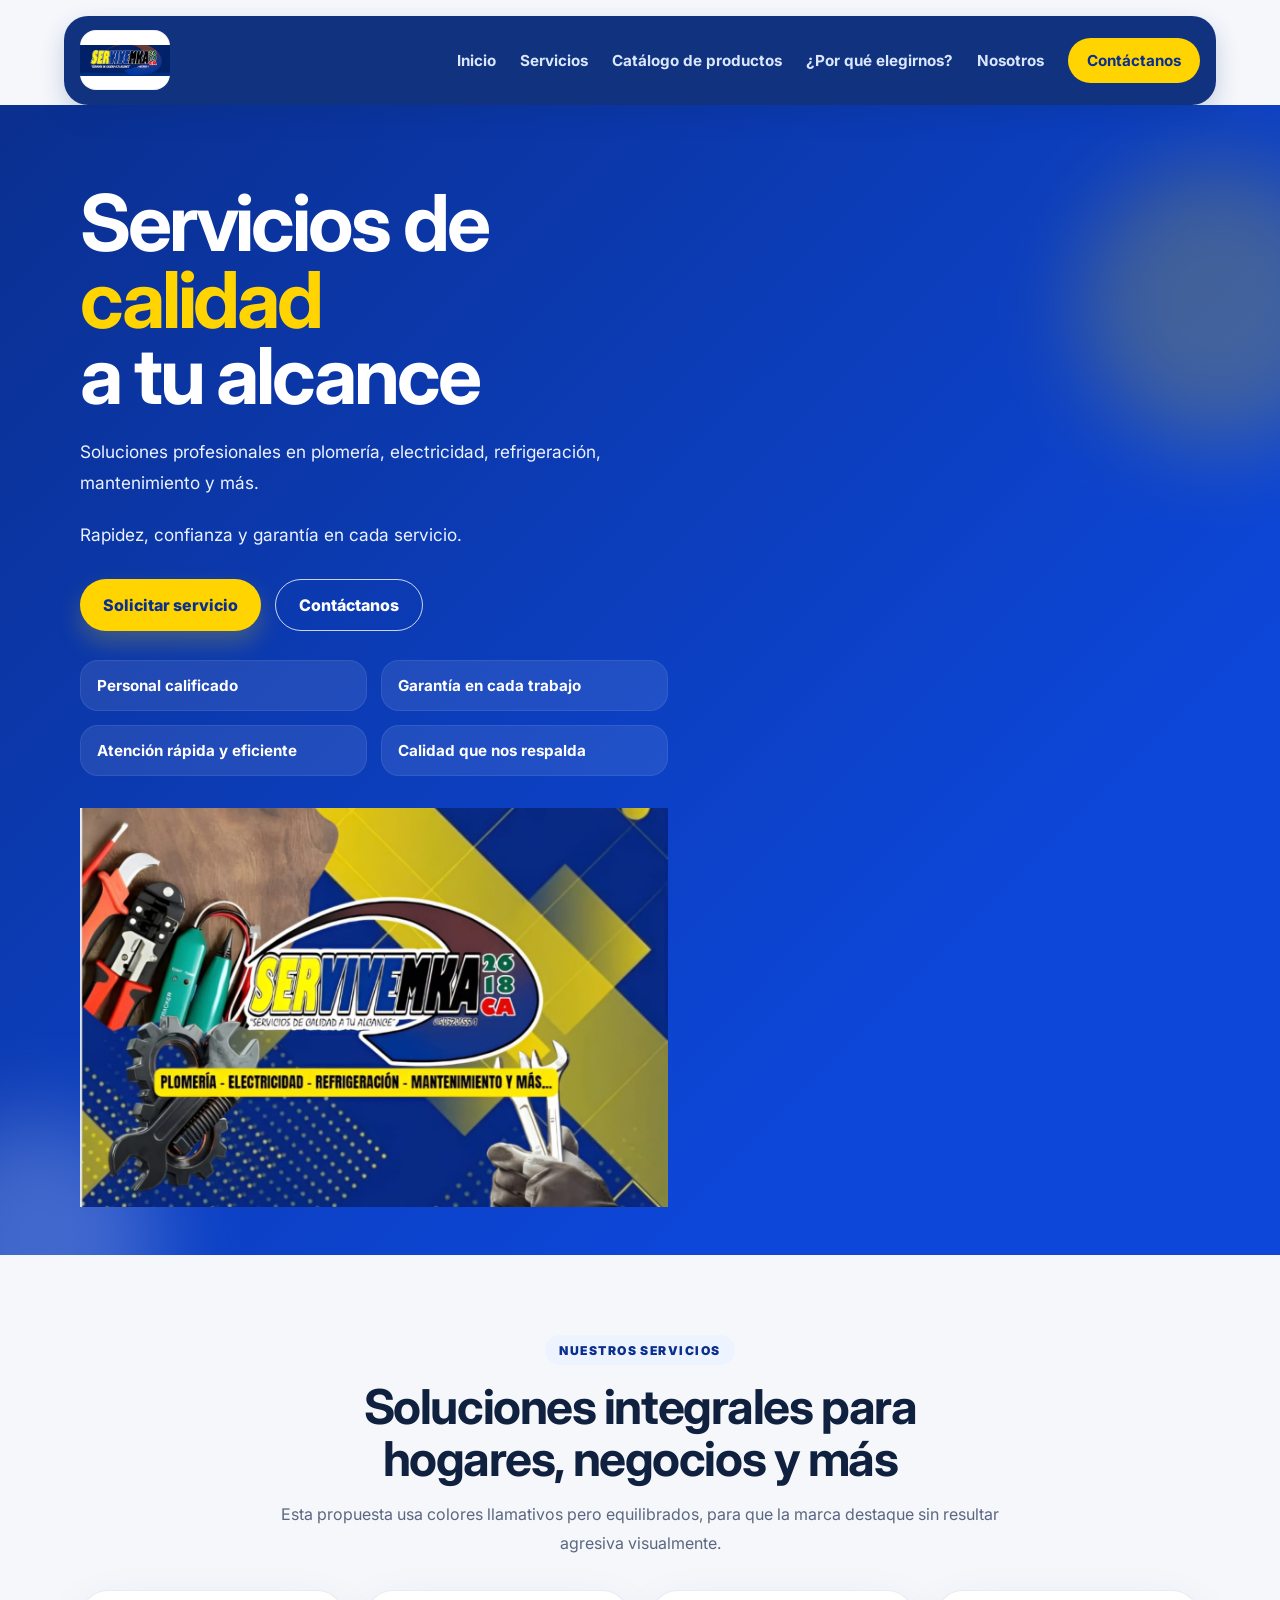
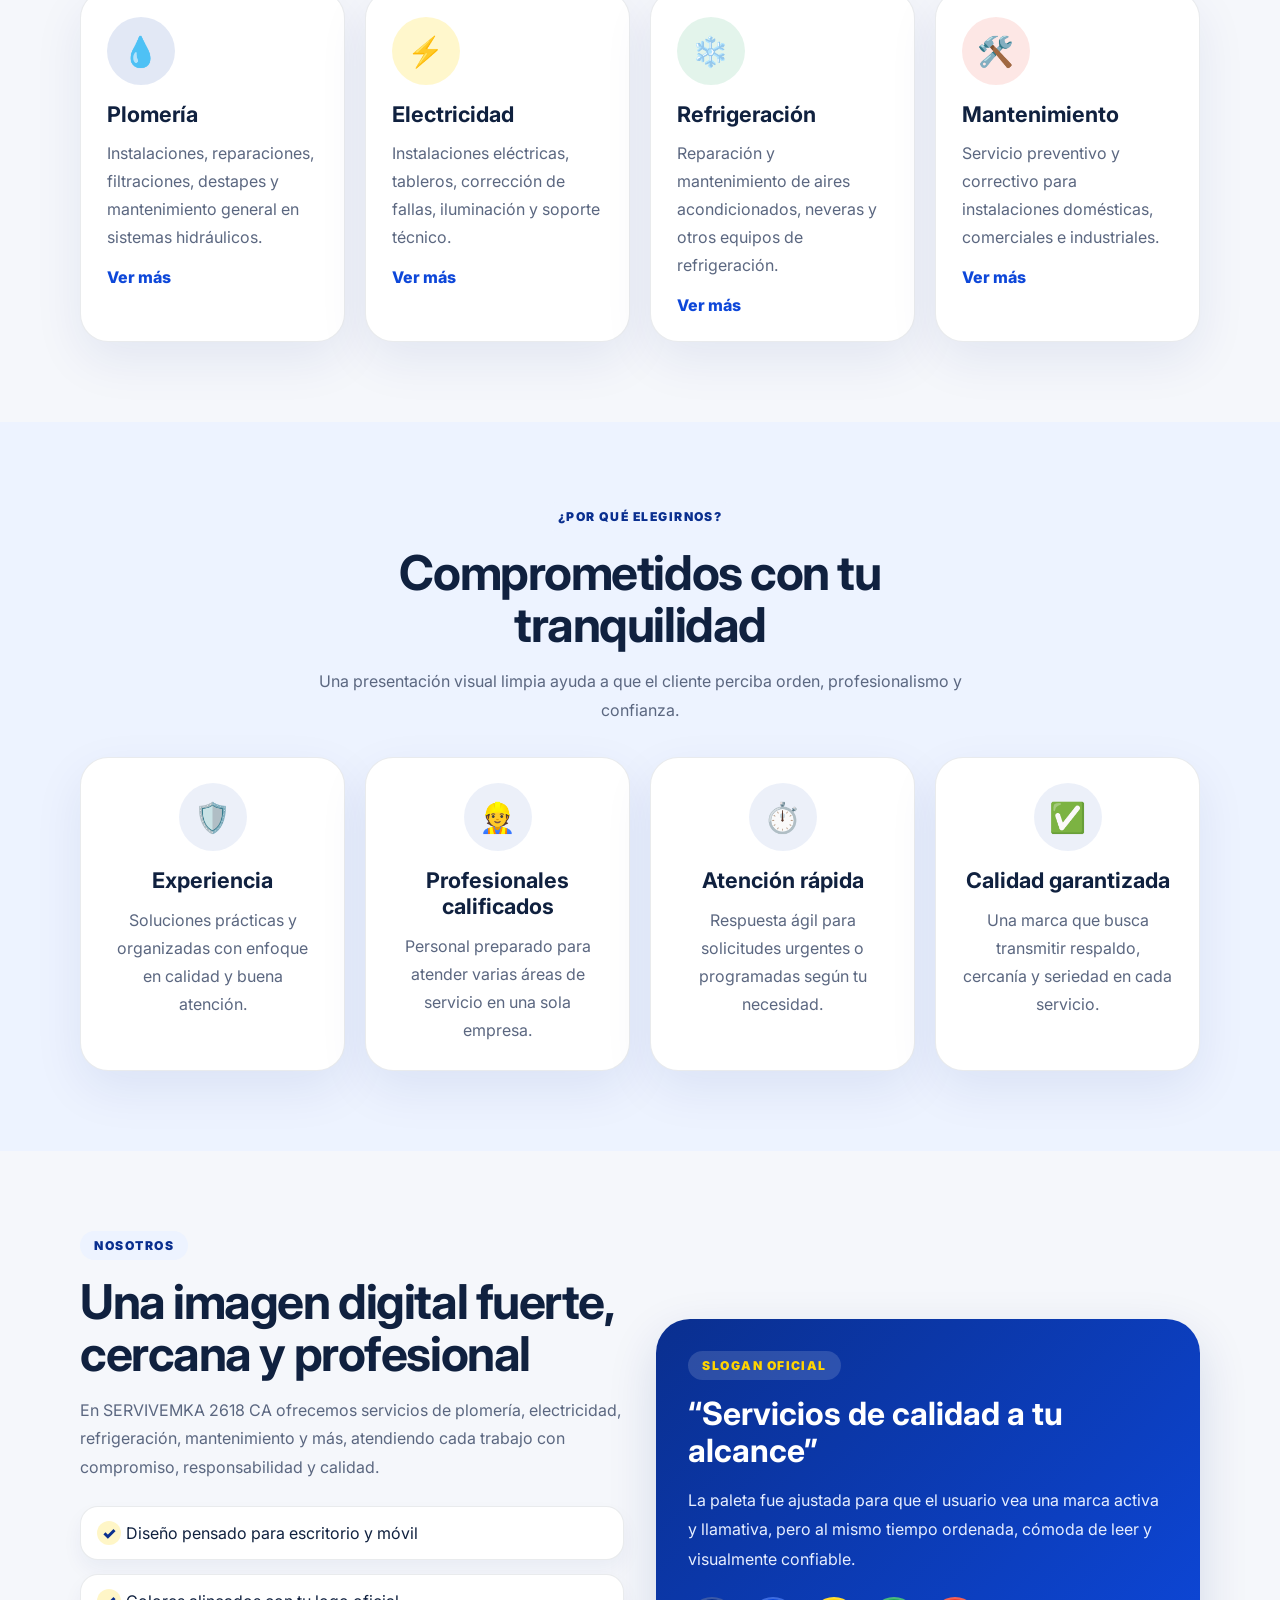
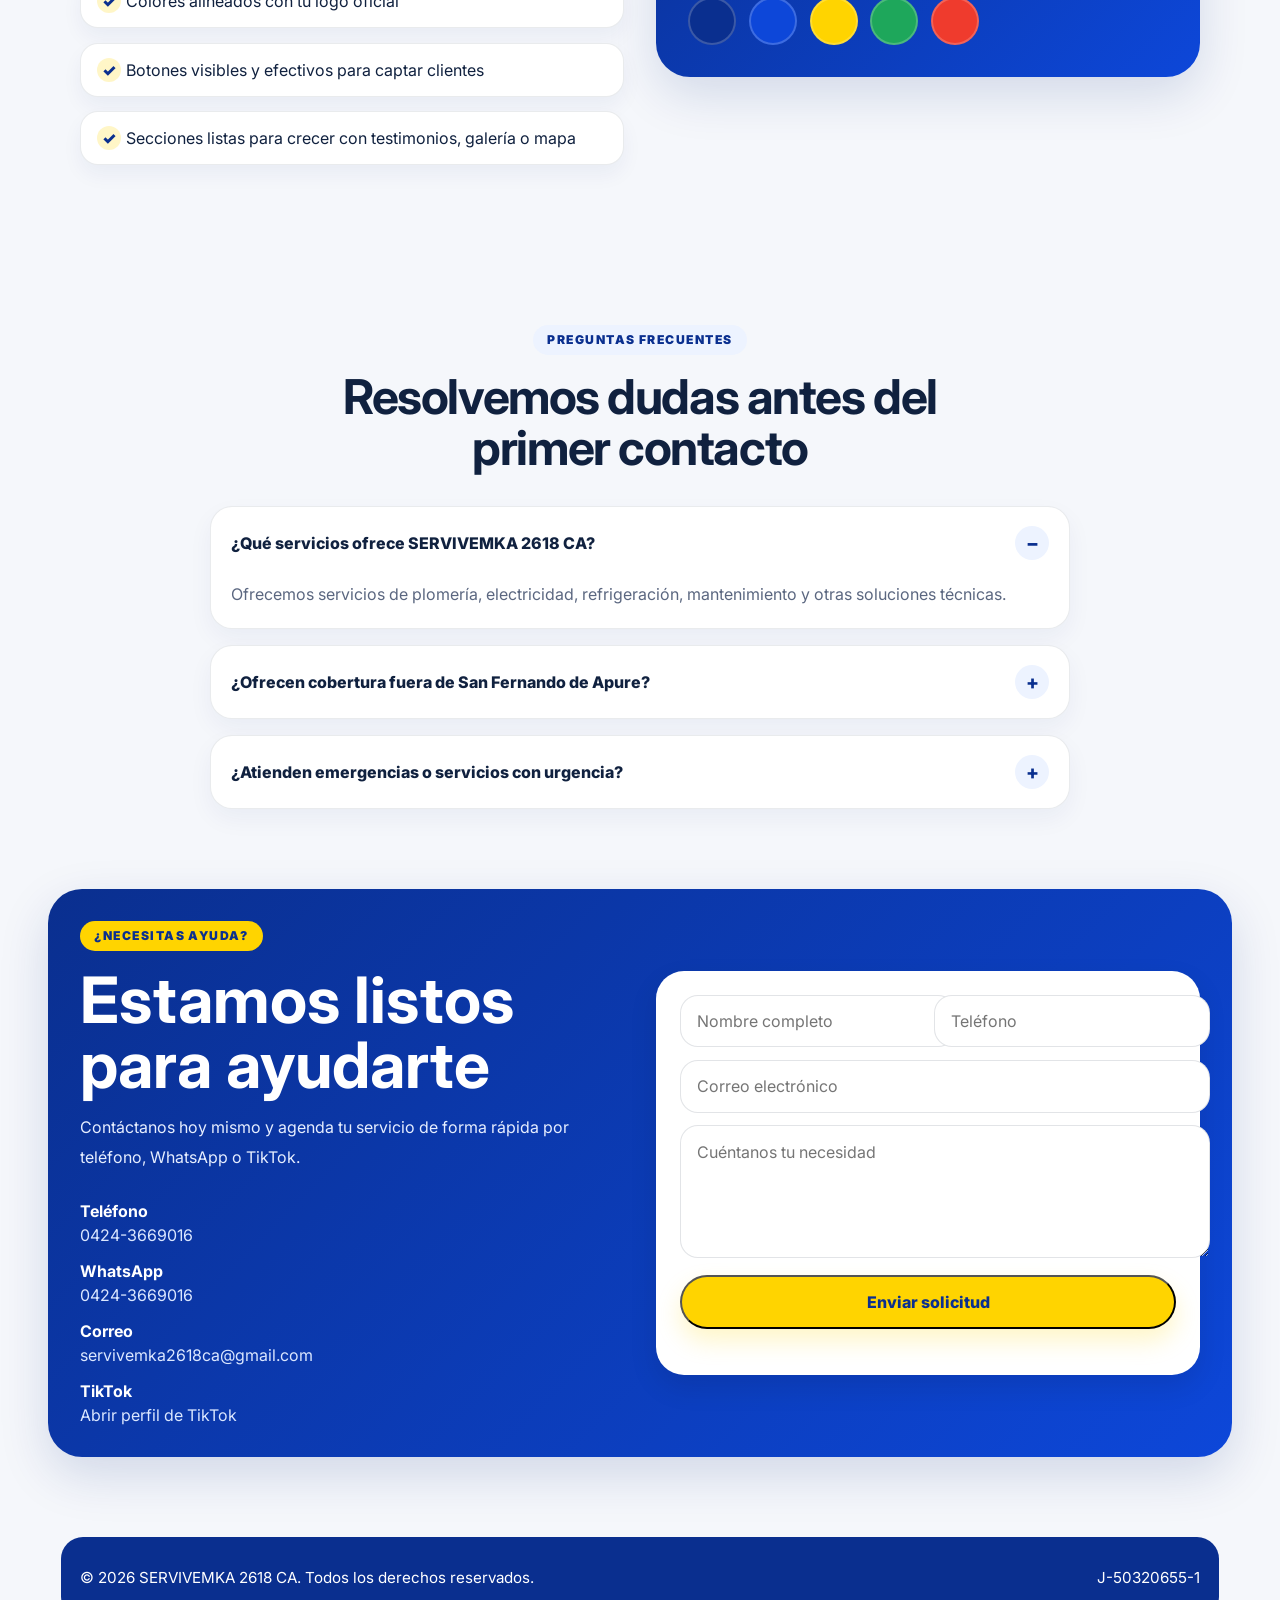
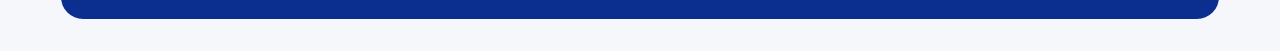
<file: index.html>
<!doctype html>
<html lang="es">
  <head>
    <meta charset="UTF-8" />
    <meta name="viewport" content="width=device-width, initial-scale=1.0" />
    <meta
      name="description"
      content="SERVIVEMKA 2618 CA - Servicios de calidad a tu alcance. Plomería, electricidad, refrigeración, mantenimiento y más."
    />
    <title>SERVIVEMKA 2618 CA</title>
    <link rel="preconnect" href="https://fonts.googleapis.com" />
    <link rel="preconnect" href="https://fonts.gstatic.com" crossorigin />
    <link
      href="https://fonts.googleapis.com/css2?family=Inter:wght@400;500;600;700;800;900&display=swap"
      rel="stylesheet"
    />
    <link rel="stylesheet" href="styles.css" />
  </head>
  <body>
    <header class="site-header">
      <div class="container nav-wrap">
      <a href="#inicio" class="brand" aria-label="Ir al inicio">
  <div class="brand-logo-box brand-logo-wide">
    <img src="public/logo-servivemka.jpg" alt="Logo de SERVIVEMKA 2618 CA" class="brand-logo" />
  </div>
</a>

        <button class="menu-toggle" id="menuToggle" aria-label="Abrir menú" aria-expanded="false">
          <span></span>
          <span></span>
          <span></span>
        </button>

        <nav class="nav" id="navMenu">
  <a href="#inicio">Inicio</a>
  <a href="#servicios">Servicios</a>
  <a href="catalogo.html" target="_blank">Catálogo de productos</a>
  <a href="#beneficios">¿Por qué elegirnos?</a>
  <a href="#nosotros">Nosotros</a>
  <a href="#contacto" class="nav-button">Contáctanos</a>
</nav>
      </div>
    </header>

    <main>
    <section class="hero" id="inicio">
  <div class="hero-shape hero-shape-1"></div>
  <div class="hero-shape hero-shape-2"></div>

  <div class="container hero-grid">
    <div class="hero-copy">
      <h1>
        Servicios de <span>calidad</span><br />
        a tu alcance
      </h1>

      <div class="hero-line"></div>

      <p>
        Soluciones profesionales en plomería, electricidad,
        refrigeración, mantenimiento y más.
      </p>
      <p>
        Rapidez, confianza y garantía en cada servicio.
      </p>

      <div class="hero-actions">
        <a class="btn btn-primary" href="#contacto">Solicitar servicio</a>
        <a
          class="btn btn-outline"
          href="https://wa.me/584243669016?text=Hola%2C%20quiero%20informaci%C3%B3n%20sobre%20los%20servicios%20de%20SERVIVEMKA%202618%20CA"
          target="_blank"
          rel="noreferrer"
        >
          Contáctanos
        </a>
      </div>

      <div class="hero-badges">
        <div class="badge-item">Personal calificado</div>
        <div class="badge-item">Garantía en cada trabajo</div>
        <div class="badge-item">Atención rápida y eficiente</div>
        <div class="badge-item">Calidad que nos respalda</div>
      </div>
    </div>


      <div class="hero-rect hero-rect-1"></div>

      <div class="hero-service-badge">
        <img src="public/sello-servicios.jpeg" alt="Servicios principales" />
      </div>
      </div>
    </div>
  </div>
</section>

      <section class="section light" id="servicios">
        <div class="container">
          <div class="section-head center">
            <span class="tag">Nuestros servicios</span>
            <h2>Soluciones integrales para hogares, negocios y más</h2>
            <p>
              Esta propuesta usa colores llamativos pero equilibrados, para que la marca destaque sin
              resultar agresiva visualmente.
            </p>
          </div>

          <div class="service-grid">
            <article class="service-card">
              <div class="icon-circle blue">💧</div>
              <h3>Plomería</h3>
              <p>
                Instalaciones, reparaciones, filtraciones, destapes y mantenimiento general en sistemas
                hidráulicos.
              </p>
              <a href="#contacto">Ver más</a>
            </article>

            <article class="service-card">
              <div class="icon-circle yellow">⚡</div>
              <h3>Electricidad</h3>
              <p>
                Instalaciones eléctricas, tableros, corrección de fallas, iluminación y soporte técnico.
              </p>
              <a href="#contacto">Ver más</a>
            </article>

            <article class="service-card">
              <div class="icon-circle green">❄️</div>
              <h3>Refrigeración</h3>
              <p>
                Reparación y mantenimiento de aires acondicionados, neveras y otros equipos de refrigeración.
              </p>
              <a href="#contacto">Ver más</a>
            </article>

            <article class="service-card">
              <div class="icon-circle red">🛠️</div>
              <h3>Mantenimiento</h3>
              <p>
                Servicio preventivo y correctivo para instalaciones domésticas, comerciales e industriales.
              </p>
              <a href="#contacto">Ver más</a>
            </article>
          </div>
        </div>
      </section>

      <section class="section pale" id="beneficios">
        <div class="container">
          <div class="section-head center">
            <span class="tag">¿Por qué elegirnos?</span>
            <h2>Comprometidos con tu tranquilidad</h2>
            <p>
              Una presentación visual limpia ayuda a que el cliente perciba orden, profesionalismo y confianza.
            </p>
          </div>

          <div class="benefit-grid">
            <article class="benefit-card">
              <div class="benefit-icon">🛡️</div>
              <h3>Experiencia</h3>
              <p>Soluciones prácticas y organizadas con enfoque en calidad y buena atención.</p>
            </article>
            <article class="benefit-card">
              <div class="benefit-icon">👷</div>
              <h3>Profesionales calificados</h3>
              <p>Personal preparado para atender varias áreas de servicio en una sola empresa.</p>
            </article>
            <article class="benefit-card">
              <div class="benefit-icon">⏱️</div>
              <h3>Atención rápida</h3>
              <p>Respuesta ágil para solicitudes urgentes o programadas según tu necesidad.</p>
            </article>
            <article class="benefit-card">
              <div class="benefit-icon">✅</div>
              <h3>Calidad garantizada</h3>
              <p>Una marca que busca transmitir respaldo, cercanía y seriedad en cada servicio.</p>
            </article>
          </div>
        </div>
      </section>

      <section class="section" id="nosotros">
        <div class="container about-grid">
          <div>
            <div class="section-head">
              <span class="tag">Nosotros</span>
              <h2>Una imagen digital fuerte, cercana y profesional</h2>
              <p>
                En SERVIVEMKA 2618 CA ofrecemos servicios de plomería, electricidad, refrigeración, mantenimiento y más, atendiendo cada trabajo con compromiso, responsabilidad y calidad.
              </p>
            </div>

            <ul class="check-list">
              <li>Diseño pensado para escritorio y móvil</li>
              <li>Colores alineados con tu logo oficial</li>
              <li>Botones visibles y efectivos para captar clientes</li>
              <li>Secciones listas para crecer con testimonios, galería o mapa</li>
            </ul>
          </div>

          <div class="about-panel">
            <span class="tag tag-dark">Slogan oficial</span>
            <h3>“Servicios de calidad a tu alcance”</h3>
            <p>
              La paleta fue ajustada para que el usuario vea una marca activa y llamativa, pero al mismo tiempo ordenada,
              cómoda de leer y visualmente confiable.
            </p>
            <div class="palette-preview">
              <span class="swatch navy"></span>
              <span class="swatch blue"></span>
              <span class="swatch yellow"></span>
              <span class="swatch green"></span>
              <span class="swatch red"></span>
            </div>
          </div>
        </div>
      </section>

      <section class="section light">
        <div class="container narrow">
          <div class="section-head center">
            <span class="tag">Preguntas frecuentes</span>
            <h2>Resolvemos dudas antes del primer contacto</h2>
          </div>

          <div class="faq-list">
            <article class="faq-item active">
              <button class="faq-question" type="button">
                <span>¿Qué servicios ofrece SERVIVEMKA 2618 CA?</span>
                <span class="faq-sign">−</span>
              </button>
              <div class="faq-answer">
                Ofrecemos servicios de plomería, electricidad, refrigeración, mantenimiento y otras soluciones técnicas.
              </div>
            </article>

           <article class="faq-item">
  <button class="faq-question" type="button">
    <span>¿Ofrecen cobertura fuera de San Fernando de Apure?</span>
    <span class="faq-sign">+</span>
  </button>
  <div class="faq-answer">
    Sí. En SERVIVEMKA 2618 CA contamos con disponibilidad para atender servicios dentro y fuera de San Fernando de Apure, según el tipo de trabajo y la ubicación. Siempre buscamos brindarte una atención rápida, confiable y con la misma calidad que nos identifica.
  </div>
</article>

<article class="faq-item">
  <button class="faq-question" type="button">
    <span>¿Atienden emergencias o servicios con urgencia?</span>
    <span class="faq-sign">+</span>
  </button>
  <div class="faq-answer">
    Sí. Atendemos solicitudes urgentes en plomería, electricidad, refrigeración y mantenimiento, ofreciendo una respuesta oportuna para ayudarte cuando más lo necesitas. Nuestro compromiso es darte soluciones rápidas y efectivas.
  </div>
</article>
          </div>
        </div>
      </section>

      <section class="section contact-band" id="contacto">
        <div class="container contact-grid">
          <div class="contact-copy">
            <span class="tag tag-yellow">¿Necesitas ayuda?</span>
            <h2>Estamos listos para ayudarte</h2>
            <p>
              Contáctanos hoy mismo y agenda tu servicio de forma rápida por teléfono, WhatsApp o TikTok.
            </p>

            <div class="contact-data">
              <div>
                <strong>Teléfono</strong>
                <span><a href="tel:04243669016">0424-3669016</a></span>
              </div>
              <div>
                <strong>WhatsApp</strong>
                <span>
                  <a
                    href="https://wa.me/584243669016?text=Hola%2C%20quiero%20informaci%C3%B3n%20sobre%20los%20servicios%20de%20SERVIVEMKA%202618%20CA"
                    target="_blank"
                    rel="noreferrer"
                  >
                    0424-3669016
                  </a>
                </span>
              </div>
              <div>
                <strong>Correo</strong>
                <span><a href="mailto:servivemka2618ca@gmail.com">servivemka2618ca@gmail.com</a></span>
              </div>
              <div>
                <strong>TikTok</strong>
                <span>
                  <a
                    href="https://www.tiktok.com/@asdrubaldaza2288?_t=ZM-8vEyXBdMeiU&_r=1"
                    target="_blank"
                    rel="noreferrer"
                  >
                    Abrir perfil de TikTok
                  </a>
                </span>
              </div>
            </div>
          </div>

          <form class="contact-form" id="contactForm">
            <div class="form-row">
              <input type="text" placeholder="Nombre completo" name="nombre" required />
              <input type="tel" placeholder="Teléfono" name="telefono" required />
            </div>
            <input type="email" placeholder="Correo electrónico" name="correo" required />
            <textarea name="mensaje" rows="5" placeholder="Cuéntanos tu necesidad" required></textarea>
            <button type="submit" class="btn btn-primary full">Enviar solicitud</button>
            <p class="form-message" id="formMessage"></p>
          </form>
        </div>
      </section>
    </main>

    <footer class="site-footer">
      <div class="container footer-wrap">
        <p>© 2026 SERVIVEMKA 2618 CA. Todos los derechos reservados.</p>
        <p>J-50320655-1</p>
      </div>
    </footer>

    <script src="script.js"></script>
  </body>
</html>
</file>
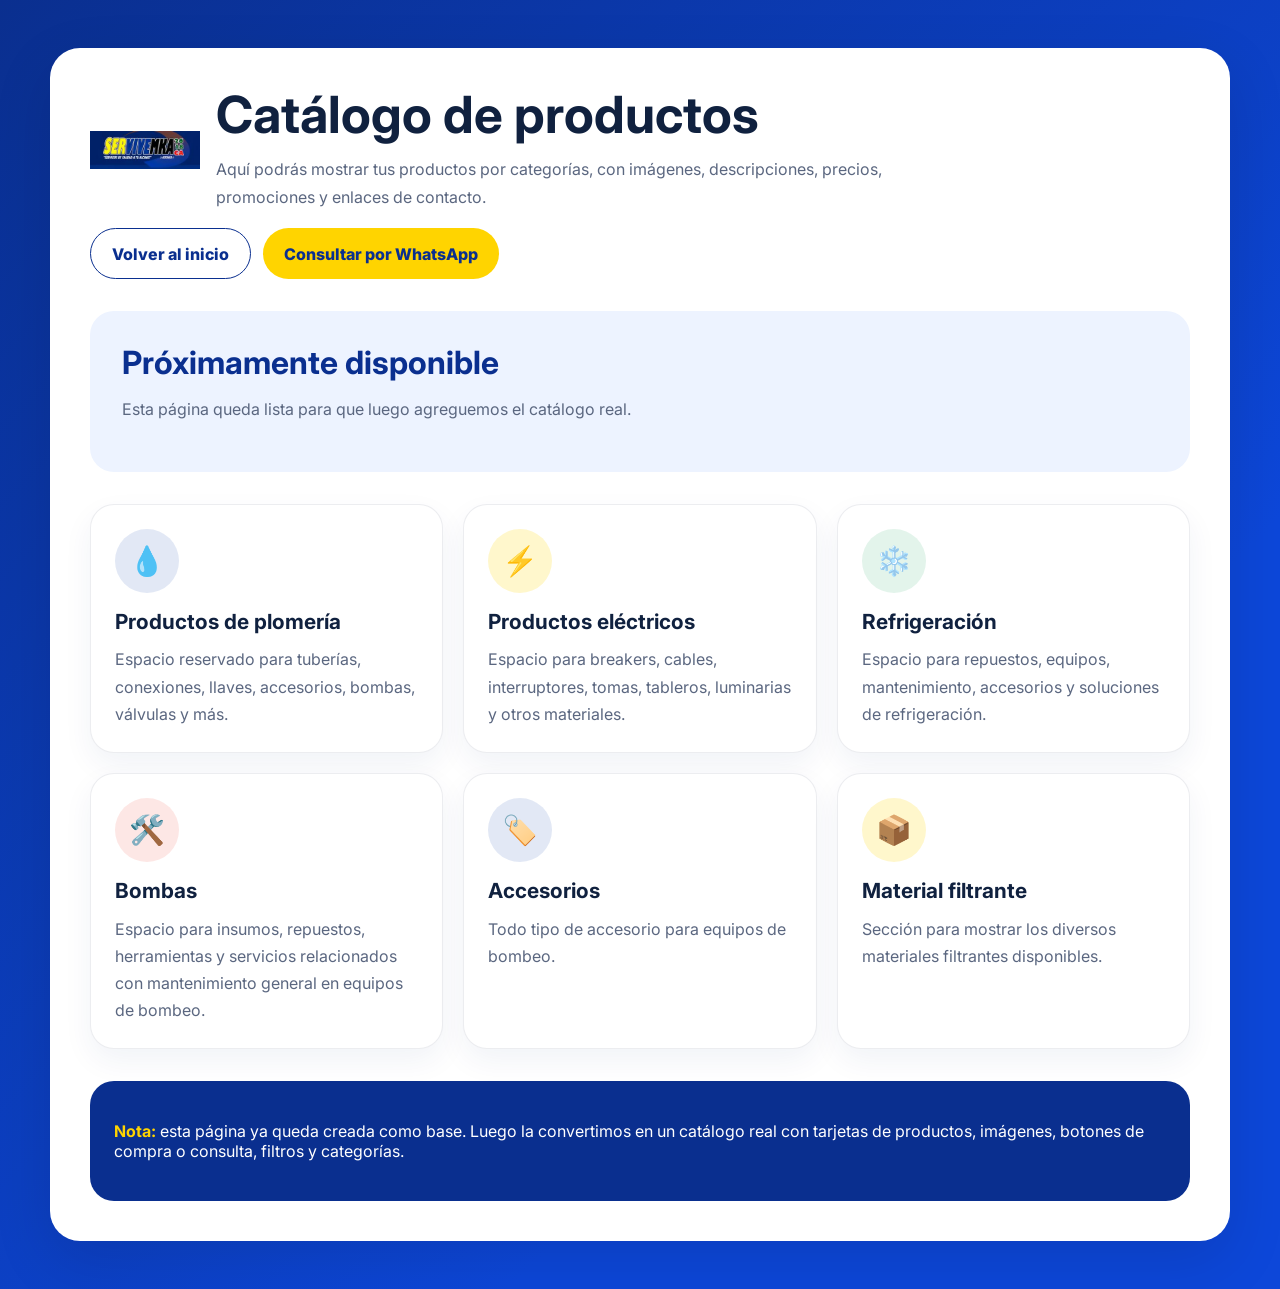
<file: catalogo.html>
<!doctype html>
<html lang="es">
  <head>
    <meta charset="UTF-8" />
    <meta name="viewport" content="width=device-width, initial-scale=1.0" />
    <title>Catálogo de productos | SERVIVEMKA 2618 CA</title>
    <meta
      name="description"
      content="Catálogo de productos de SERVIVEMKA 2618 CA."
    />
    <link rel="preconnect" href="https://fonts.googleapis.com" />
    <link rel="preconnect" href="https://fonts.gstatic.com" crossorigin />
    <link
      href="https://fonts.googleapis.com/css2?family=Inter:wght@400;500;600;700;800;900&display=swap"
      rel="stylesheet"
    />
    <link rel="stylesheet" href="styles.css" />
    <style>
      .catalog-page {
        min-height: 100vh;
        background: linear-gradient(135deg, #0a2f8f 0%, #0d47d9 70%);
        padding: 3rem 0;
      }

      .catalog-box {
        width: min(1100px, calc(100% - 2rem));
        margin: 0 auto;
        background: #ffffff;
        border-radius: 30px;
        padding: 2.5rem;
        box-shadow: 0 20px 60px rgba(0, 0, 0, 0.12);
      }

      .catalog-top {
        display: flex;
        align-items: center;
        justify-content: space-between;
        gap: 1rem;
        flex-wrap: wrap;
      }

      .catalog-brand {
        display: flex;
        align-items: center;
        gap: 1rem;
      }

      .catalog-brand img {
        width: 110px;
        height: auto;
        object-fit: contain;
      }

      .catalog-top h1 {
        margin: 0;
        font-size: clamp(2rem, 4vw, 3.2rem);
        color: #10213f;
        line-height: 1.05;
      }

      .catalog-top p {
        margin: 0.8rem 0 0;
        color: #5b6780;
        max-width: 720px;
        line-height: 1.8;
      }

      .catalog-actions {
        display: flex;
        gap: 0.8rem;
        flex-wrap: wrap;
      }

      .catalog-btn {
        display: inline-flex;
        align-items: center;
        justify-content: center;
        border-radius: 999px;
        padding: 0.9rem 1.3rem;
        font-weight: 800;
        text-decoration: none;
      }

      .catalog-btn.primary {
        background: #ffd400;
        color: #0a2f8f;
      }

      .catalog-btn.secondary {
        border: 1.5px solid #0a2f8f;
        color: #0a2f8f;
        background: #ffffff;
      }

      .catalog-hero {
        margin-top: 2rem;
        border-radius: 24px;
        padding: 2rem;
        background: #edf3ff;
      }

      .catalog-hero h2 {
        margin: 0;
        color: #0a2f8f;
        font-size: 2rem;
      }

      .catalog-hero p {
        margin-top: 0.8rem;
        color: #5b6780;
        line-height: 1.8;
      }

      .catalog-grid {
        margin-top: 2rem;
        display: grid;
        grid-template-columns: repeat(3, minmax(0, 1fr));
        gap: 1.25rem;
      }

      .catalog-card {
        background: #ffffff;
        border: 1px solid rgba(16, 33, 63, 0.08);
        border-radius: 24px;
        padding: 1.5rem;
        box-shadow: 0 12px 30px rgba(8, 43, 122, 0.06);
      }

      .catalog-card .icon {
        width: 64px;
        height: 64px;
        border-radius: 50%;
        display: grid;
        place-items: center;
        font-size: 1.8rem;
        margin-bottom: 1rem;
      }

      .catalog-card:nth-child(1) .icon {
        background: rgba(17, 64, 173, 0.12);
      }

      .catalog-card:nth-child(2) .icon {
        background: rgba(255, 212, 0, 0.2);
      }

      .catalog-card:nth-child(3) .icon {
        background: rgba(30, 167, 91, 0.12);
      }

      .catalog-card:nth-child(4) .icon {
        background: rgba(239, 59, 45, 0.12);
      }

      .catalog-card:nth-child(5) .icon {
        background: rgba(17, 64, 173, 0.12);
      }

      .catalog-card:nth-child(6) .icon {
        background: rgba(255, 212, 0, 0.2);
      }

      .catalog-card h3 {
        margin: 0;
        color: #10213f;
        font-size: 1.3rem;
      }

      .catalog-card p {
        margin: 0.8rem 0 0;
        color: #5b6780;
        line-height: 1.7;
      }

      .catalog-note {
        margin-top: 2rem;
        background: #0a2f8f;
        color: #ffffff;
        border-radius: 24px;
        padding: 1.5rem;
      }

      .catalog-note strong {
        color: #ffd400;
      }

      @media (max-width: 900px) {
        .catalog-grid {
          grid-template-columns: repeat(2, minmax(0, 1fr));
        }
      }

      @media (max-width: 640px) {
        .catalog-box {
          padding: 1.4rem;
        }

        .catalog-grid {
          grid-template-columns: 1fr;
        }

        .catalog-brand {
          flex-direction: column;
          align-items: flex-start;
        }
      }
    </style>
  </head>
  <body>
    <main class="catalog-page">
      <section class="catalog-box">
        <div class="catalog-top">
          <div>
            <div class="catalog-brand">
              <img src="public/logo-servivemka.jpg" alt="Logo SERVIVEMKA 2618 CA" />
              <div>
                <h1>Catálogo de productos</h1>
                <p>
                  Aquí podrás mostrar tus productos por categorías, con imágenes,
                  descripciones, precios, promociones y enlaces de contacto.
                </p>
              </div>
            </div>
          </div>

          <div class="catalog-actions">
            <a class="catalog-btn secondary" href="index.html">Volver al inicio</a>
            <a
              class="catalog-btn primary"
              href="https://wa.me/584243669016?text=Hola%2C%20quiero%20informaci%C3%B3n%20sobre%20el%20cat%C3%A1logo%20de%20productos%20de%20SERVIVEMKA%202618%20CA"
              target="_blank"
              rel="noreferrer"
            >
              Consultar por WhatsApp
            </a>
          </div>
        </div>

        <div class="catalog-hero">
          <h2>Próximamente disponible</h2>
          <p>
            Esta página queda lista para que luego agreguemos el catálogo real.
          </p>
        </div>

        <div class="catalog-grid">
          <article class="catalog-card">
            <div class="icon">💧</div>
            <h3>Productos de plomería</h3>
            <p>
              Espacio reservado para tuberías, conexiones, llaves, accesorios,
              bombas, válvulas y más.
            </p>
          </article>

          <article class="catalog-card">
            <div class="icon">⚡</div>
            <h3>Productos eléctricos</h3>
            <p>
              Espacio para breakers, cables, interruptores, tomas, tableros,
              luminarias y otros materiales.
            </p>
          </article>

          <article class="catalog-card">
            <div class="icon">❄️</div>
            <h3>Refrigeración</h3>
            <p>
              Espacio para repuestos, equipos, mantenimiento, accesorios y
              soluciones de refrigeración.
            </p>
          </article>

          <article class="catalog-card">
            <div class="icon">🛠️</div>
            <h3>Bombas</h3>
            <p>
              Espacio para insumos, repuestos, herramientas y servicios
              relacionados con mantenimiento general en equipos de bombeo.
            </p>
          </article>

          <article class="catalog-card">
            <div class="icon">🏷️</div>
            <h3>Accesorios</h3>
            <p>
              Todo tipo de accesorio para equipos de bombeo.
            </p>
          </article>

          <article class="catalog-card">
            <div class="icon">📦</div>
            <h3>Material filtrante</h3>
            <p>
              Sección para mostrar los diversos materiales filtrantes disponibles.
            </p>
          </article>
        </div>

        <div class="catalog-note">
          <p>
            <strong>Nota:</strong> esta página ya queda creada como base. Luego
            la convertimos en un catálogo real con tarjetas de productos,
            imágenes, botones de compra o consulta, filtros y categorías.
          </p>
        </div>
      </section>
    </main>
  </body>
</html>
</file>
<file: styles.css>
:root {
  --navy: #0a2f8f;
  --blue: #0d47d9;
  --light-blue: #edf3ff;
  --yellow: #ffd400;
  --yellow-soft: #ffe666;
  --green: #1ea75b;
  --red: #ef3b2d;
  --text: #10213f;
  --muted: #5b6780;
  --white: #ffffff;
  --bg: #f5f7fb;
  --border: rgba(16, 33, 63, 0.09);
  --shadow: 0 18px 50px rgba(8, 43, 122, 0.08);
  --radius: 28px;
}
  --light-blue: #edf3ff;
  --yellow: #ffd400;
  --yellow-soft: #ffe666;
  --green: #1ea75b;
  --red: #ef3b2d;
  --text: #10213f;
  --muted: #5b6780;
  --white: #ffffff;
  --bg: #f5f7fb;
  --border: rgba(16, 33, 63, 0.09);
  --shadow: 0 18px 50px rgba(8, 43, 122, 0.08);
  --radius: 28px;
}

* {
  box-sizing: border-box;
}

html {
  scroll-behavior: smooth;
}

body {
  margin: 0;
  font-family: "Inter", sans-serif;
  background: var(--bg);
  color: var(--text);
}

a {
  color: inherit;
  text-decoration: none;
}

img {
  display: block;
  max-width: 100%;
}

button,
input,
textarea {
  font: inherit;
}

.container {
  width: min(1120px, calc(100% - 2rem));
  margin: 0 auto;
}

.narrow {
  width: min(860px, 100%);
}

.site-header {
  position: sticky;
  top: 0;
  z-index: 50;
  padding: 1rem 0 0;
}

.nav-wrap {
  display: flex;
  align-items: center;
  justify-content: space-between;
  gap: 1rem;
  background: rgba(8, 43, 122, 0.96);
  backdrop-filter: blur(10px);
  color: var(--white);
  border-radius: 24px;
  padding: 0.9rem 1rem;
  box-shadow: 0 10px 25px rgba(8, 43, 122, 0.2);
}

.brand {
  display: flex;
  align-items: center;
  gap: 0.85rem;
  min-width: 0;
}

.brand-logo-box {
  width: 90px;
  min-width: 90px;
  height: 60px;
  border-radius: 16px;
  background: #fff;
  overflow: hidden;
  box-shadow: inset 0 0 0 1px rgba(0, 0, 0, 0.06);
}

.brand-logo {
  width: 100%;
  height: 100%;
  object-fit: contain;
}

.brand-text {
  display: flex;
  flex-direction: column;
}

.brand-text strong {
  font-size: 0.98rem;
  line-height: 1.1;
}

.brand-text span {
  font-size: 0.74rem;
  color: #dbe7ff;
}

.nav {
  display: flex;
  align-items: center;
  gap: 1.5rem;
}

.nav a {
  font-size: 0.95rem;
  font-weight: 700;
  color: #dbe7ff;
}

.nav a:hover {
  color: var(--white);
}

.nav-button {
  background: var(--yellow);
  color: var(--navy) !important;
  padding: 0.8rem 1.2rem;
  border-radius: 999px;
}

.menu-toggle {
  display: none;
  flex-direction: column;
  gap: 4px;
  background: transparent;
  border: 0;
  cursor: pointer;
}

.menu-toggle span {
  display: block;
  width: 24px;
  height: 3px;
  border-radius: 999px;
  background: var(--white);
}

.hero {
  position: relative;
  overflow: hidden;
  padding: 4rem 0 3rem;
  background: linear-gradient(135deg, var(--navy) 0%, var(--blue) 75%);
}

.hero-shape {
  position: absolute;
  border-radius: 999px;
  filter: blur(45px);
  opacity: 0.22;
}

.hero-shape-1 {
  width: 280px;
  height: 280px;
  background: var(--yellow);
  top: 60px;
  right: -80px;
}

.hero-shape-2 {
  width: 240px;
  height: 240px;
  background: #ffffff;
  bottom: -100px;
  left: -80px;
}

.hero-grid {
  position: relative;
  display: grid;
  grid-template-columns: 1.08fr 0.92fr;
  gap: 2rem;
  align-items: center;
}

.eyebrow {
  display: inline-flex;
  padding: 0.45rem 0.85rem;
  border-radius: 999px;
  background: rgba(255, 255, 255, 0.1);
  color: #dbe7ff;
  font-size: 0.74rem;
  font-weight: 800;
  letter-spacing: 0.12em;
}

.hero-copy h1 {
  margin: 1rem 0 0;
  color: var(--white);
  font-size: clamp(2.7rem, 7vw, 4.9rem);
  line-height: 0.98;
  letter-spacing: -0.04em;
}

.hero-copy h1 span {
  color: var(--yellow);
}

.hero-copy p {
  margin: 1.3rem 0 0;
  max-width: 650px;
  color: #ecf2ff;
  font-size: 1.08rem;
  line-height: 1.8;
}

.hero-actions {
  display: flex;
  flex-wrap: wrap;
  gap: 0.85rem;
  margin-top: 1.8rem;
}

.btn {
  display: inline-flex;
  align-items: center;
  justify-content: center;
  border-radius: 999px;
  padding: 0.95rem 1.45rem;
  font-weight: 800;
  transition: transform 0.2s ease, box-shadow 0.2s ease, background 0.2s ease;
}

.btn:hover {
  transform: translateY(-1px);
}

.btn-primary {
  background: var(--yellow);
  color: var(--navy);
  box-shadow: 0 12px 24px rgba(255, 212, 0, 0.22);
}

.btn-outline {
  border: 1.5px solid rgba(255, 255, 255, 0.78);
  color: var(--white);
}

.btn-tiktok {
  background: rgba(255, 255, 255, 0.12);
  color: var(--white);
  border: 1px solid rgba(255, 255, 255, 0.18);
}

.btn.full {
  width: 100%;
}

.hero-badges {
  display: grid;
  grid-template-columns: repeat(2, minmax(0, 1fr));
  gap: 0.85rem;
  margin-top: 1.8rem;
}

.badge-item {
  padding: 0.95rem 1rem;
  border-radius: 18px;
  background: rgba(255, 255, 255, 0.09);
  color: var(--white);
  font-size: 0.95rem;
  font-weight: 700;
  border: 1px solid rgba(255, 255, 255, 0.08);
}

.hero-card {
  background: rgba(255, 255, 255, 0.11);
  border: 1px solid rgba(255, 255, 255, 0.08);
  backdrop-filter: blur(12px);
  border-radius: 34px;
  padding: 1rem;
  box-shadow: 0 20px 60px rgba(0, 0, 0, 0.18);
}

.hero-card-top {
  background: var(--white);
  border-radius: 26px;
  padding: 1.8rem;
}

.card-kicker {
  margin: 0;
  color: var(--navy);
  font-size: 0.8rem;
  letter-spacing: 0.12em;
  font-weight: 900;
}

.hero-card-top h2 {
  margin: 0.6rem 0 0;
  font-size: 2rem;
  line-height: 1.1;
}

.hero-card-top p {
  margin: 1rem 0 0;
  color: var(--muted);
  line-height: 1.75;
}

.hero-service-list {
  display: grid;
  grid-template-columns: repeat(2, minmax(0, 1fr));
  gap: 0.85rem;
  margin-top: 0.9rem;
}

.mini-service {
  padding: 1rem;
  border-radius: 20px;
  font-weight: 800;
  text-align: center;
  background: rgba(255, 255, 255, 0.92);
}

.blue {
  color: var(--blue);
}

.yellow {
  color: #916f00;
}

.green {
  color: var(--green);
}

.red {
  color: var(--red);
}

.section {
  padding: 5rem 0;
}

.section.light {
  background: var(--bg);
}

.section.pale {
  background: var(--light-blue);
}

.section-head {
  max-width: 720px;
}

.section-head.center {
  margin: 0 auto;
  text-align: center;
}

.tag {
  display: inline-flex;
  border-radius: 999px;
  padding: 0.45rem 0.9rem;
  background: var(--light-blue);
  color: var(--navy);
  font-size: 0.76rem;
  font-weight: 900;
  letter-spacing: 0.12em;
  text-transform: uppercase;
}

.tag-dark {
  background: rgba(255, 255, 255, 0.14);
  color: var(--yellow);
}

.tag-yellow {
  background: var(--yellow);
  color: var(--navy);
}

.section-head h2 {
  margin: 1rem 0 0;
  font-size: clamp(2rem, 4vw, 3rem);
  line-height: 1.08;
  letter-spacing: -0.03em;
}

.section-head p {
  margin: 1rem 0 0;
  color: var(--muted);
  line-height: 1.8;
}

.service-grid,
.benefit-grid {
  display: grid;
  gap: 1.25rem;
  margin-top: 2rem;
}

.service-grid {
  grid-template-columns: repeat(4, minmax(0, 1fr));
}

.benefit-grid {
  grid-template-columns: repeat(4, minmax(0, 1fr));
}

.service-card,
.benefit-card {
  background: var(--white);
  border-radius: var(--radius);
  padding: 1.6rem;
  box-shadow: var(--shadow);
  border: 1px solid var(--border);
}

.icon-circle,
.benefit-icon {
  width: 68px;
  height: 68px;
  display: grid;
  place-items: center;
  border-radius: 999px;
  font-size: 1.85rem;
}

.icon-circle.blue {
  background: rgba(17, 64, 173, 0.12);
}

.icon-circle.yellow {
  background: rgba(255, 212, 0, 0.2);
}

.icon-circle.green {
  background: rgba(30, 167, 91, 0.12);
}

.icon-circle.red {
  background: rgba(239, 59, 45, 0.12);
}

.service-card h3,
.benefit-card h3 {
  margin: 1rem 0 0;
  font-size: 1.35rem;
}

.service-card p,
.benefit-card p {
  margin: 0.8rem 0 0;
  color: var(--muted);
  line-height: 1.75;
}

.service-card a {
  display: inline-block;
  margin-top: 1rem;
  color: var(--blue);
  font-weight: 800;
}

.benefit-card {
  text-align: center;
}

.benefit-icon {
  margin: 0 auto;
  background: rgba(17, 64, 173, 0.08);
}

.about-grid,
.contact-grid {
  display: grid;
  grid-template-columns: 1fr 1fr;
  gap: 2rem;
  align-items: center;
}

.check-list {
  display: grid;
  gap: 0.9rem;
  padding: 0;
  margin: 1.5rem 0 0;
  list-style: none;
}

.check-list li {
  background: var(--white);
  border: 1px solid var(--border);
  border-radius: 18px;
  padding: 1rem 1rem 1rem 2.8rem;
  box-shadow: 0 10px 20px rgba(8, 43, 122, 0.05);
  position: relative;
}

.check-list li::before {
  content: "✓";
  position: absolute;
  left: 1rem;
  top: 50%;
  transform: translateY(-50%);
  width: 24px;
  height: 24px;
  border-radius: 999px;
  display: grid;
  place-items: center;
  background: rgba(255, 212, 0, 0.22);
  color: var(--navy);
  font-weight: 900;
}

.about-panel {
  border-radius: 34px;
  padding: 2rem;
  color: var(--white);
  background: linear-gradient(135deg, var(--navy) 0%, var(--blue) 100%);
  box-shadow: 0 18px 50px rgba(8, 43, 122, 0.14);
}

.about-panel h3 {
  margin: 1rem 0 0;
  font-size: 2rem;
  line-height: 1.15;
}

.about-panel p {
  margin: 1rem 0 0;
  color: #e6eeff;
  line-height: 1.85;
}

.palette-preview {
  display: flex;
  gap: 0.8rem;
  margin-top: 1.4rem;
}

.swatch {
  width: 44px;
  height: 44px;
  border-radius: 999px;
  border: 2px solid rgba(255, 255, 255, 0.2);
}

.swatch.navy {
  background: var(--navy);
}

.swatch.blue {
  background: var(--blue);
}

.swatch.yellow {
  background: var(--yellow);
}

.swatch.green {
  background: var(--green);
}

.swatch.red {
  background: var(--red);
}

.faq-list {
  display: grid;
  gap: 1rem;
  margin-top: 2rem;
}

.faq-item {
  background: var(--white);
  border-radius: 22px;
  border: 1px solid var(--border);
  overflow: hidden;
  box-shadow: 0 10px 24px rgba(8, 43, 122, 0.05);
}

.faq-question {
  width: 100%;
  display: flex;
  align-items: center;
  justify-content: space-between;
  gap: 1rem;
  padding: 1.2rem 1.25rem;
  border: 0;
  background: transparent;
  font-weight: 800;
  color: var(--text);
  cursor: pointer;
  text-align: left;
}

.faq-sign {
  width: 34px;
  height: 34px;
  display: grid;
  place-items: center;
  border-radius: 999px;
  background: var(--light-blue);
  color: var(--navy);
  font-size: 1.2rem;
}

.faq-answer {
  display: none;
  padding: 0 1.25rem 1.2rem;
  color: var(--muted);
  line-height: 1.8;
}

.faq-item.active .faq-answer {
  display: block;
}

.contact-band {
  padding-top: 0;
}

.contact-grid {
  border-radius: 34px;
  padding: 2rem;
  background: linear-gradient(135deg, var(--navy) 0%, var(--blue) 100%);
  box-shadow: 0 18px 50px rgba(8, 43, 122, 0.15);
}

.contact-copy {
  color: var(--white);
}

.contact-copy h2 {
  margin: 1rem 0 0;
  font-size: clamp(2.2rem, 5vw, 4rem);
  line-height: 1.02;
}

.contact-copy p {
  margin: 1rem 0 0;
  color: #e6eeff;
  line-height: 1.85;
}

.contact-data {
  display: grid;
  gap: 1rem;
  margin-top: 1.8rem;
}

.contact-data strong {
  display: block;
  margin-bottom: 0.25rem;
}

.contact-data span,
.contact-data a {
  color: #dbe7ff;
}

.contact-data a:hover {
  color: var(--yellow-soft);
}

.contact-form {
  background: var(--white);
  border-radius: 28px;
  padding: 1.5rem;
  box-shadow: 0 12px 28px rgba(0, 0, 0, 0.1);
}

.form-row {
  display: grid;
  grid-template-columns: 1fr 1fr;
  gap: 0.8rem;
}

.contact-form input,
.contact-form textarea {
  width: 100%;
  margin-bottom: 0.8rem;
  border: 1px solid rgba(16, 33, 63, 0.12);
  border-radius: 18px;
  padding: 0.95rem 1rem;
  outline: none;
  transition: border-color 0.2s ease, box-shadow 0.2s ease;
}

.contact-form input:focus,
.contact-form textarea:focus {
  border-color: var(--blue);
  box-shadow: 0 0 0 4px rgba(17, 64, 173, 0.08);
}

.form-message {
  min-height: 1.2rem;
  margin: 0.2rem 0 0;
  font-size: 0.92rem;
  font-weight: 600;
  color: var(--green);
}

.site-footer {
  padding: 0 0 2rem;
}

.footer-wrap {
  display: flex;
  justify-content: space-between;
  gap: 1rem;
  border-radius: 22px;
  padding: 1rem 1.2rem;
  color: var(--white);
  background: var(--navy);
  font-size: 0.95rem;
}

@media (max-width: 980px) {
  .hero-grid,
  .about-grid,
  .contact-grid,
  .service-grid,
  .benefit-grid {
    grid-template-columns: 1fr 1fr;
  }

  .nav {
    position: absolute;
    top: calc(100% + 0.6rem);
    left: 1rem;
    right: 1rem;
    display: none;
    flex-direction: column;
    align-items: stretch;
    gap: 0.5rem;
    background: #fff;
    padding: 1rem;
    border-radius: 22px;
    box-shadow: var(--shadow);
  }

  .nav.open {
    display: flex;
  }

  .nav a {
    color: var(--navy);
    padding: 0.8rem 0.9rem;
    border-radius: 14px;
  }

  .nav a:hover {
    background: var(--light-blue);
    color: var(--navy);
  }

  .menu-toggle {
    display: flex;
  }
}

@media (max-width: 720px) {
  .hero,
  .section {
    padding: 4rem 0;
  }

  .hero-grid,
  .about-grid,
  .contact-grid,
  .service-grid,
  .benefit-grid,
  .form-row {
    grid-template-columns: 1fr;
  }

  .hero-badges {
    grid-template-columns: 1fr;
  }

  .brand-logo-box {
    width: 72px;
    min-width: 72px;
    height: 48px;
  }

  .brand-text strong {
    font-size: 0.85rem;
  }

  .brand-text span {
    font-size: 0.67rem;
  }

  .hero-copy p,
  .section-head p,
  .about-panel p,
  .contact-copy p {
    font-size: 1rem;
  }

  .footer-wrap {
    flex-direction: column;
    text-align: center;
  }
}
</file>
